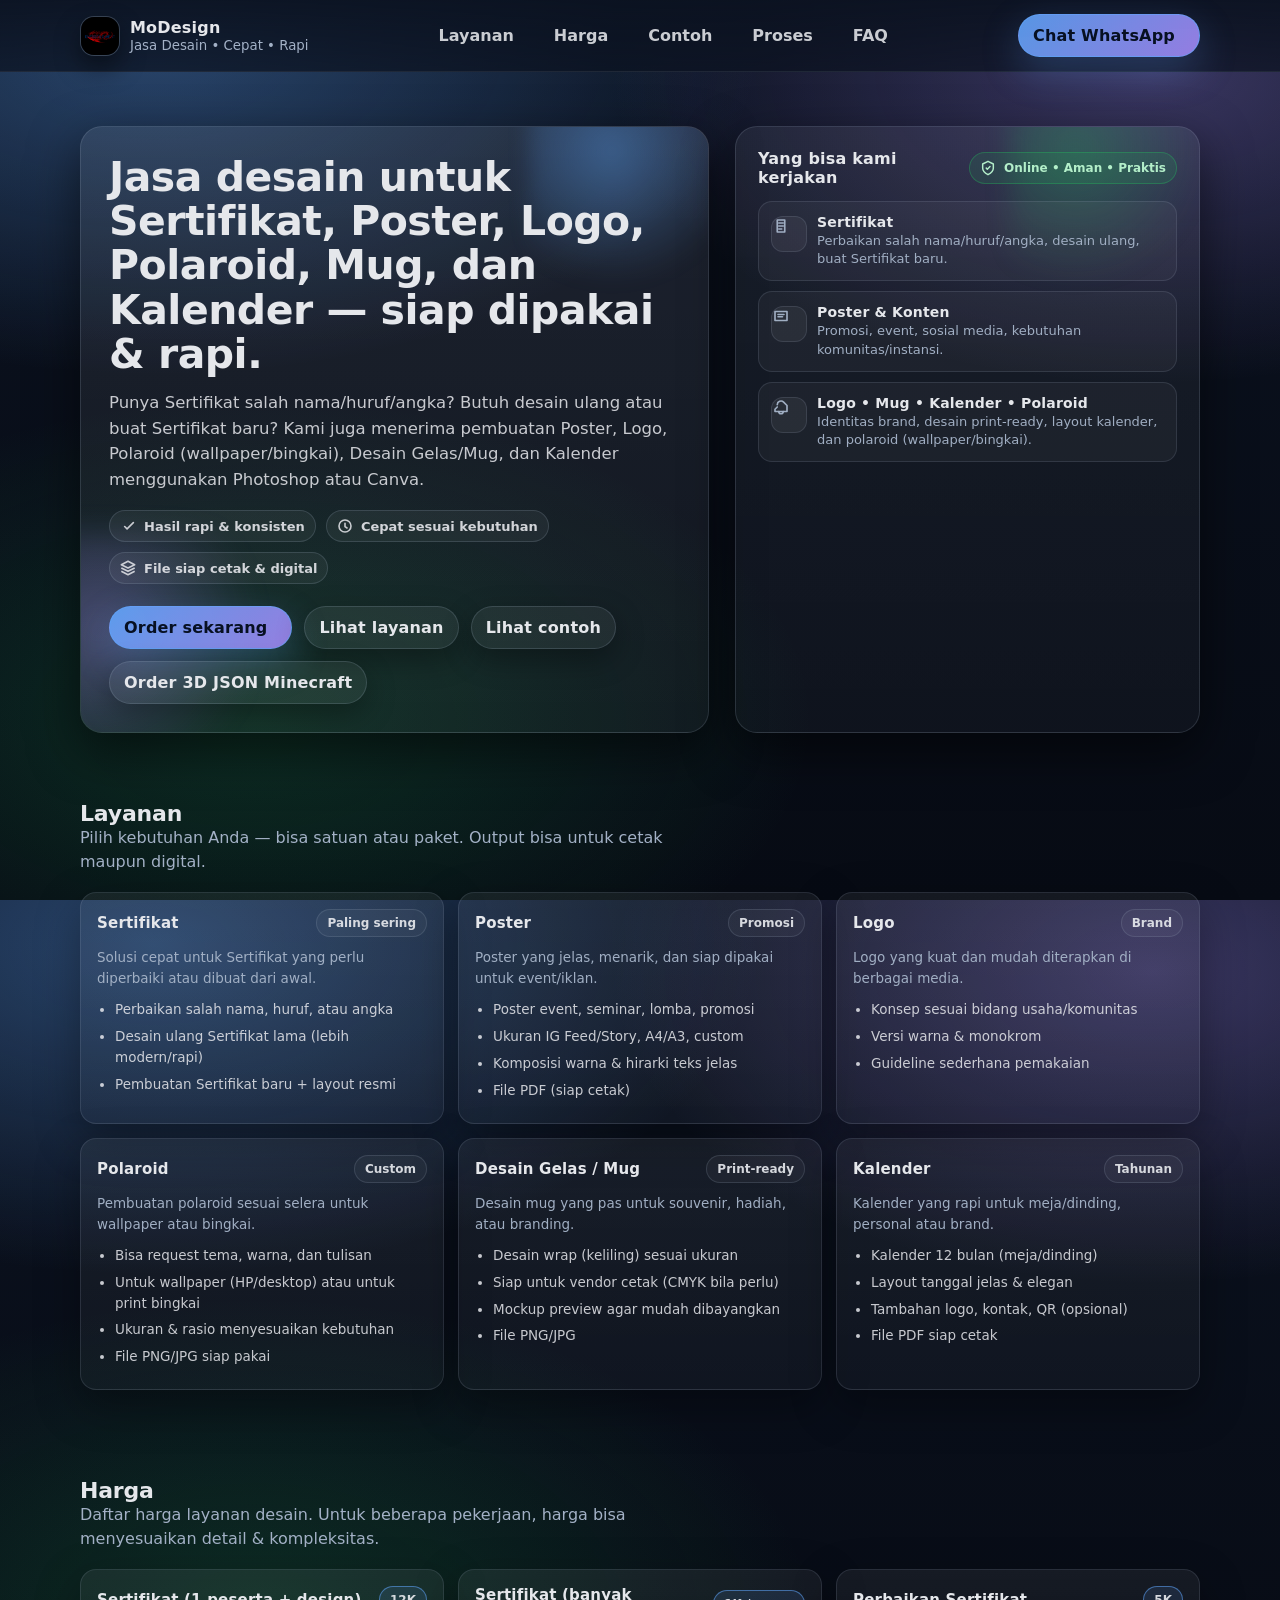
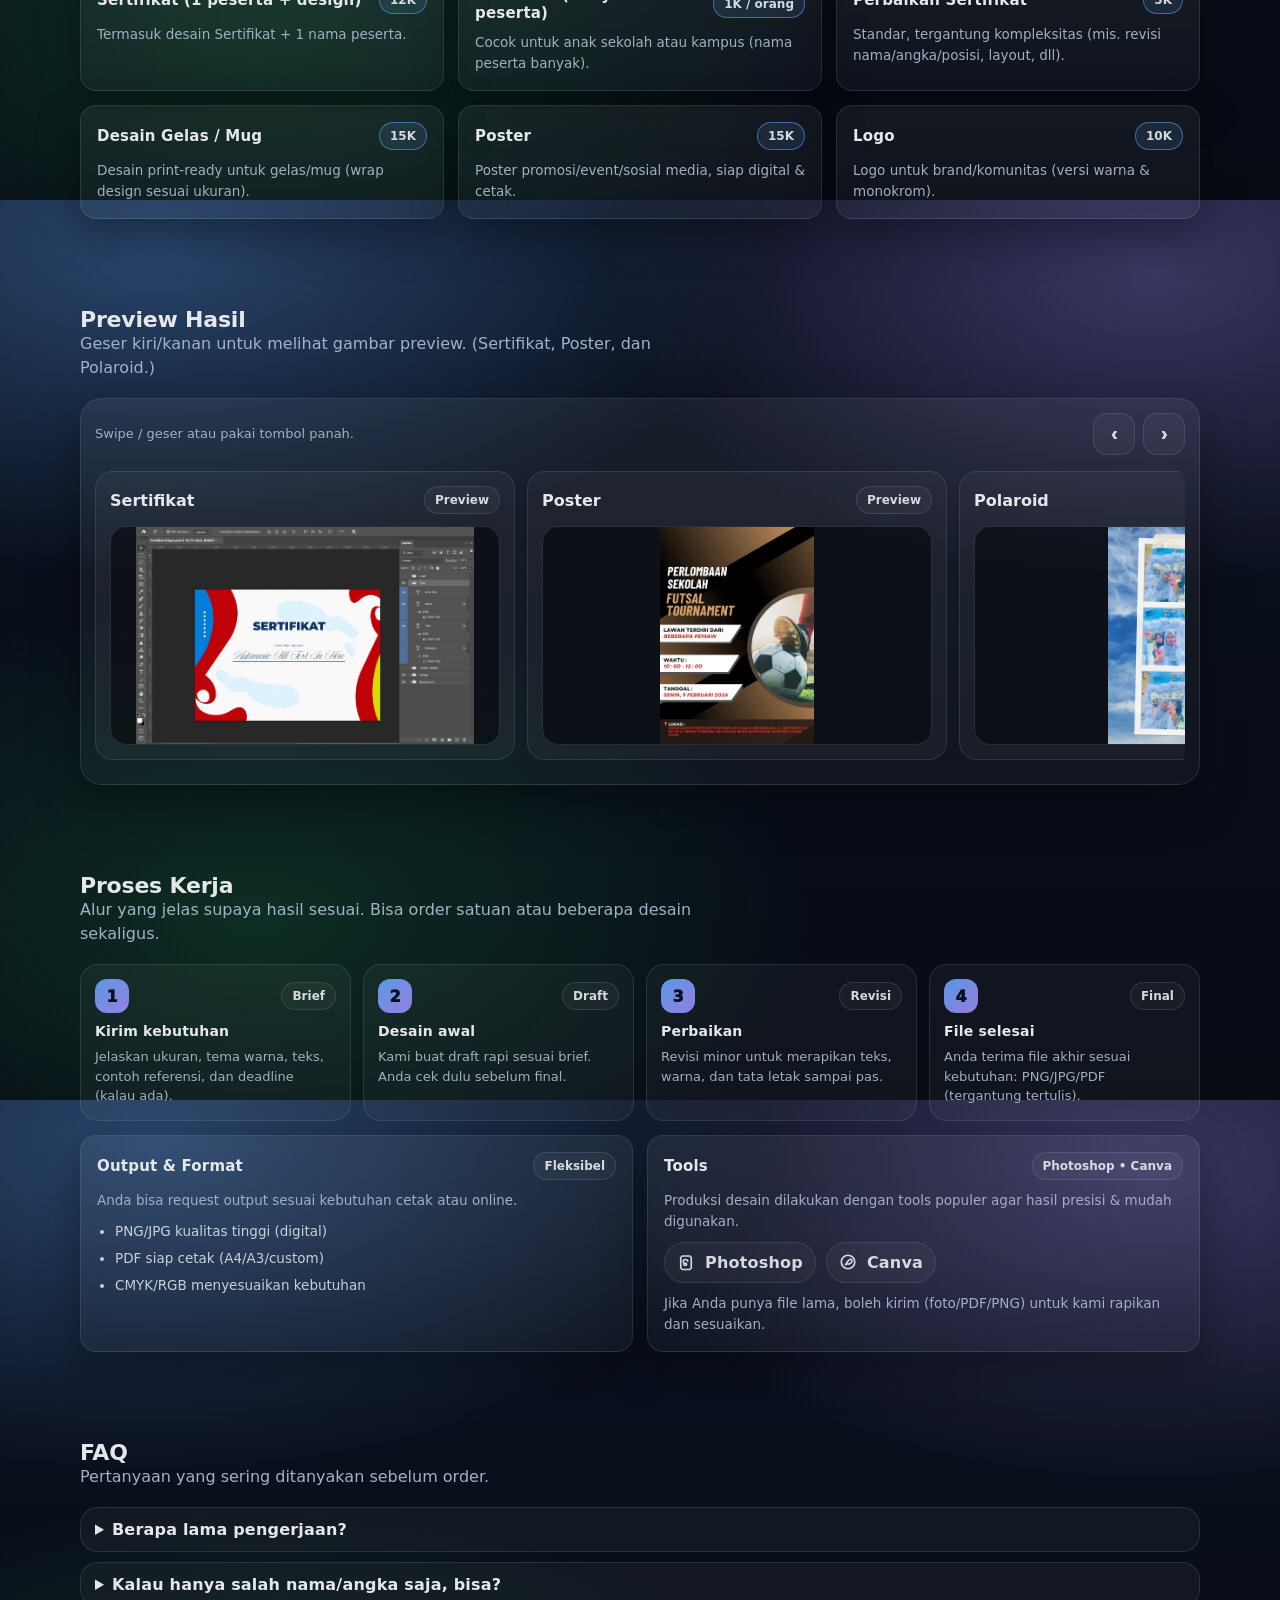
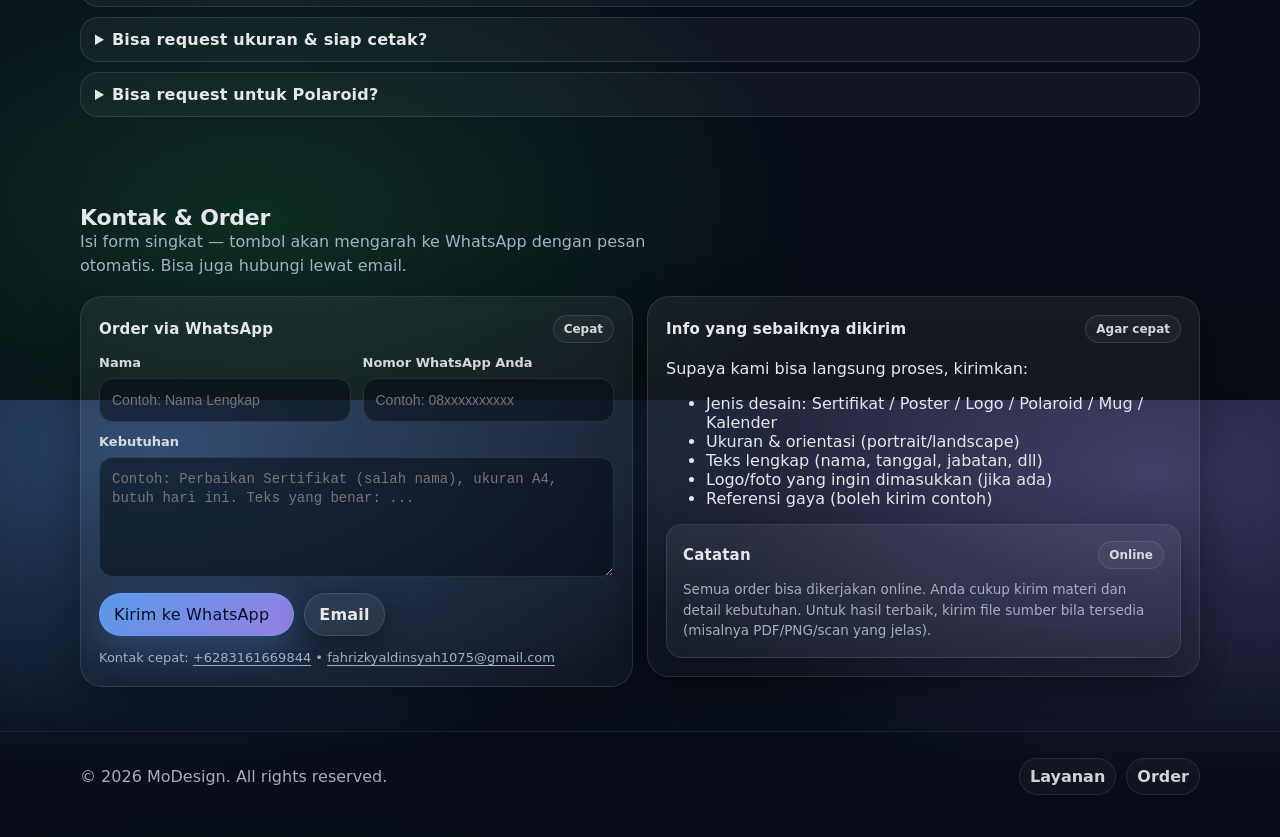
<file: index.html>
<!doctype html>
<html lang="id">
  <head>
    <meta charset="utf-8" />
    <meta name="viewport" content="width=device-width, initial-scale=1" />
    <meta
      name="description"
      content="MoDesign menyediakan jasa desain: Sertifikat (perbaikan salah nama/huruf/angka, desain ulang, pembuatan baru), Poster, Logo, Polaroid, Desain Gelas/Mug, dan Kalender dengan Photoshop atau Canva."
    />
    <meta name="theme-color" content="#0b1220" />

    <meta property="og:type" content="website" />
    <meta property="og:title" content="MoDesign — Jasa Desain Sertifikat, Poster, Logo, Polaroid, Mug & Kalender" />
    <meta
      property="og:description"
      content="Butuh desain rapi dan siap pakai? Sertifikat (perbaikan salah nama/huruf/angka, desain ulang, pembuatan baru), Poster, Logo, Polaroid, Desain Gelas/Mug, dan Kalender."
    />

    <title>MoDesign — Jasa Desain Sertifikat, Poster, Logo, Polaroid, Mug & Kalender</title>
    <link rel="icon" href="favicon.svg" type="image/svg+xml" />
    <link rel="stylesheet" href="styles.css" />
    <script src="main.js" defer></script>
  </head>

  <body>
    <a class="skip" href="#kontak">Lewati ke kontak</a>

    <header>
      <div class="container">
        <div class="nav">
          <a class="brand" href="#top" aria-label="MoDesign">
            <img
              class="brandLogo"
              src="embed/mogaps-logo.png"
              onerror="this.onerror=null;this.src='embed/mogaps-logo.jpg';"
              alt="Logo MoDesign"
              width="40"
              height="40"
              decoding="async"
            />
            <span>
              <b>MoDesign</b>
              <small>Jasa Desain • Cepat • Rapi</small>
            </span>
          </a>

          <nav class="navlinks" aria-label="Navigasi">
            <a href="#layanan">Layanan</a>
            <a href="#harga">Harga</a>
            <a href="#portofolio">Contoh</a>
            <a href="#proses">Proses</a>
            <a href="#faq">FAQ</a>
          </nav>

          <a class="cta primary" id="waTop" href="#kontak">
            <span aria-hidden="true">Chat WhatsApp</span>
            <svg viewBox="0 0 24 24" fill="none" aria-hidden="true">
              <path
                d="M12 21a9 9 0 1 0-7.8-4.5L3 21l4.7-1.2A8.97 8.97 0 0 0 12 21Z"
                stroke="currentColor"
                stroke-width="2"
                stroke-linejoin="round"
              />
              <path
                d="M9.2 8.6c.3-.7.5-.7.9-.7h.7c.2 0 .5.1.6.4l.7 1.7c.1.3.1.6 0 .8l-.4.6c-.2.2-.1.5.1.7.7.9 1.7 1.7 2.7 2.2.3.1.6.1.8-.1l.6-.4c.2-.1.5-.1.7 0l1.7.7c.3.1.4.4.4.6v.7c0 .4 0 .6-.7.9-.6.3-2 .6-4.7-.5-2.6-1.1-4.5-3.9-4.9-4.7-.4-.8-.5-3 .5-4.4Z"
                fill="currentColor"
              />
            </svg>
          </a>
        </div>
      </div>
    </header>

    <main id="top">
      <div class="container hero">
        <div class="heroGrid">
          <div class="heroCard">
            <h1>Jasa desain untuk Sertifikat, Poster, Logo, Polaroid, Mug, dan Kalender — siap dipakai & rapi.</h1>
            <p>
              Punya Sertifikat salah nama/huruf/angka? Butuh desain ulang atau buat Sertifikat baru? Kami juga menerima
              pembuatan Poster, Logo, Polaroid (wallpaper/bingkai), Desain Gelas/Mug, dan Kalender menggunakan Photoshop atau Canva.
            </p>

            <div class="pillRow" aria-label="Keunggulan">
              <span class="pill">
                <svg viewBox="0 0 24 24" fill="none" aria-hidden="true">
                  <path
                    d="M20 7 10.6 16.4 7 12.8"
                    stroke="currentColor"
                    stroke-width="2.4"
                    stroke-linecap="round"
                    stroke-linejoin="round"
                  />
                </svg>
                Hasil rapi & konsisten
              </span>
              <span class="pill">
                <svg viewBox="0 0 24 24" fill="none" aria-hidden="true">
                  <path
                    d="M12 8v5l3 2"
                    stroke="currentColor"
                    stroke-width="2.4"
                    stroke-linecap="round"
                    stroke-linejoin="round"
                  />
                  <path
                    d="M21 12a9 9 0 1 1-18 0 9 9 0 0 1 18 0Z"
                    stroke="currentColor"
                    stroke-width="2.4"
                  />
                </svg>
                Cepat sesuai kebutuhan
              </span>
              <span class="pill">
                <svg viewBox="0 0 24 24" fill="none" aria-hidden="true">
                  <path
                    d="M12 2 2 7l10 5 10-5-10-5Z"
                    stroke="currentColor"
                    stroke-width="2.4"
                    stroke-linejoin="round"
                  />
                  <path
                    d="M2 17l10 5 10-5"
                    stroke="currentColor"
                    stroke-width="2.4"
                    stroke-linejoin="round"
                  />
                  <path
                    d="M2 12l10 5 10-5"
                    stroke="currentColor"
                    stroke-width="2.4"
                    stroke-linejoin="round"
                  />
                </svg>
                File siap cetak & digital
              </span>
            </div>

            <div class="heroActions">
              <a class="cta primary" href="#kontak" id="heroCta">
                Order sekarang
                <svg viewBox="0 0 24 24" fill="none" aria-hidden="true">
                  <path d="M7 17 17 7" stroke="currentColor" stroke-width="2.2" stroke-linecap="round" />
                  <path
                    d="M9 7h8v8"
                    stroke="currentColor"
                    stroke-width="2.2"
                    stroke-linecap="round"
                    stroke-linejoin="round"
                  />
                </svg>
              </a>
              <a class="cta" href="#layanan">Lihat layanan</a>
              <a class="cta" href="#portofolio">Lihat contoh</a>
              <a class="cta" href="minecraft.html">Order 3D JSON Minecraft</a>
            </div>
          </div>

          <aside class="heroSide" aria-label="Ringkasan layanan">
            <div class="sideTitle">
              <h3>Yang bisa kami kerjakan</h3>
              <span class="badge">
                <svg viewBox="0 0 24 24" fill="none" aria-hidden="true">
                  <path
                    d="M12 22s8-4 8-10V6l-8-4-8 4v6c0 6 8 10 8 10Z"
                    stroke="currentColor"
                    stroke-width="2.2"
                    stroke-linejoin="round"
                  />
                  <path
                    d="M9.4 12.2 11 13.8 15 9.8"
                    stroke="currentColor"
                    stroke-width="2.2"
                    stroke-linecap="round"
                    stroke-linejoin="round"
                  />
                </svg>
                Online • Aman • Praktis
              </span>
            </div>

            <ul class="quickList">
              <li>
                <span class="icon" aria-hidden="true">
                  <svg viewBox="0 0 24 24" fill="none">
                    <path d="M7 4h10v16H7V4Z" stroke="currentColor" stroke-width="2.2" stroke-linejoin="round" />
                    <path
                      d="M9 8h6M9 12h6M9 16h4"
                      stroke="currentColor"
                      stroke-width="2.2"
                      stroke-linecap="round"
                    />
                  </svg>
                </span>
                <div>
                  <b>Sertifikat</b>
                  <span>Perbaikan salah nama/huruf/angka, desain ulang, buat Sertifikat baru.</span>
                </div>
              </li>
              <li>
                <span class="icon" aria-hidden="true">
                  <svg viewBox="0 0 24 24" fill="none">
                    <path d="M4 6h16v12H4V6Z" stroke="currentColor" stroke-width="2.2" stroke-linejoin="round" />
                    <path
                      d="M8 10h8M8 13h6"
                      stroke="currentColor"
                      stroke-width="2.2"
                      stroke-linecap="round"
                    />
                  </svg>
                </span>
                <div>
                  <b>Poster & Konten</b>
                  <span>Promosi, event, sosial media, kebutuhan komunitas/instansi.</span>
                </div>
              </li>
              <li>
                <span class="icon" aria-hidden="true">
                  <svg viewBox="0 0 24 24" fill="none">
                    <path
                      d="M7 9a5 5 0 0 1 8.5-3.5L20 10v8H4v-3l3-3"
                      stroke="currentColor"
                      stroke-width="2.2"
                      stroke-linecap="round"
                      stroke-linejoin="round"
                    />
                    <path
                      d="M9 18a3 3 0 1 0 6 0"
                      stroke="currentColor"
                      stroke-width="2.2"
                      stroke-linecap="round"
                      stroke-linejoin="round"
                    />
                  </svg>
                </span>
                <div>
                  <b>Logo • Mug • Kalender • Polaroid</b>
                  <span>Identitas brand, desain print-ready, layout kalender, dan polaroid (wallpaper/bingkai).</span>
                </div>
              </li>
            </ul>
          </aside>
        </div>
      </div>

      <section id="layanan">
        <div class="container">
          <div class="sectionTitle">
            <div>
              <h2>Layanan</h2>
              <p>Pilih kebutuhan Anda — bisa satuan atau paket. Output bisa untuk cetak maupun digital.</p>
            </div>
          </div>

          <div class="grid cols3">
            <article class="card">
              <div class="cardHeader">
                <b>Sertifikat</b>
                <span class="tag">Paling sering</span>
              </div>
              <p>Solusi cepat untuk Sertifikat yang perlu diperbaiki atau dibuat dari awal.</p>
              <ul>
                <li>Perbaikan salah nama, huruf, atau angka</li>
                <li>Desain ulang Sertifikat lama (lebih modern/rapi)</li>
                <li>Pembuatan Sertifikat baru + layout resmi</li>
              </ul>
            </article>

            <article class="card">
              <div class="cardHeader">
                <b>Poster</b>
                <span class="tag">Promosi</span>
              </div>
              <p>Poster yang jelas, menarik, dan siap dipakai untuk event/iklan.</p>
              <ul>
                <li>Poster event, seminar, lomba, promosi</li>
                <li>Ukuran IG Feed/Story, A4/A3, custom</li>
                <li>Komposisi warna & hirarki teks jelas</li>
                <li>File PDF (siap cetak)</li>
              </ul>
            </article>

            <article class="card">
              <div class="cardHeader">
                <b>Logo</b>
                <span class="tag">Brand</span>
              </div>
              <p>Logo yang kuat dan mudah diterapkan di berbagai media.</p>
              <ul>
                <li>Konsep sesuai bidang usaha/komunitas</li>
                <li>Versi warna & monokrom</li>
                <li>Guideline sederhana pemakaian</li>
              </ul>
            </article>

            <article class="card">
              <div class="cardHeader">
                <b>Polaroid</b>
                <span class="tag">Custom</span>
              </div>
              <p>Pembuatan polaroid sesuai selera untuk wallpaper atau bingkai.</p>
              <ul>
                <li>Bisa request tema, warna, dan tulisan</li>
                <li>Untuk wallpaper (HP/desktop) atau untuk print bingkai</li>
                <li>Ukuran & rasio menyesuaikan kebutuhan</li>
                <li>File PNG/JPG siap pakai</li>
              </ul>
            </article>

            <article class="card">
              <div class="cardHeader">
                <b>Desain Gelas / Mug</b>
                <span class="tag">Print-ready</span>
              </div>
              <p>Desain mug yang pas untuk souvenir, hadiah, atau branding.</p>
              <ul>
                <li>Desain wrap (keliling) sesuai ukuran</li>
                <li>Siap untuk vendor cetak (CMYK bila perlu)</li>
                <li>Mockup preview agar mudah dibayangkan</li>
                <li>File PNG/JPG</li>
              </ul>
            </article>

            <article class="card">
              <div class="cardHeader">
                <b>Kalender</b>
                <span class="tag">Tahunan</span>
              </div>
              <p>Kalender yang rapi untuk meja/dinding, personal atau brand.</p>
              <ul>
                <li>Kalender 12 bulan (meja/dinding)</li>
                <li>Layout tanggal jelas & elegan</li>
                <li>Tambahan logo, kontak, QR (opsional)</li>
                <li>File PDF siap cetak</li>
              </ul>
            </article>

          </div>
        </div>
      </section>

      <section id="harga">
        <div class="container">
          <div class="sectionTitle">
            <div>
              <h2>Harga</h2>
              <p>Daftar harga layanan desain. Untuk beberapa pekerjaan, harga bisa menyesuaikan detail & kompleksitas.</p>
            </div>
          </div>

          <div class="grid cols3" aria-label="Daftar harga">
            <article class="card">
              <div class="cardHeader">
                <b>Sertifikat (1 peserta + design)</b>
                <span class="tag price">12K</span>
              </div>
              <p>Termasuk desain Sertifikat + 1 nama peserta.</p>
            </article>

            <article class="card">
              <div class="cardHeader">
                <b>Sertifikat (banyak peserta)</b>
                <span class="tag price">1K / orang</span>
              </div>
              <p>Cocok untuk anak sekolah atau kampus (nama peserta banyak).</p>
            </article>

            <article class="card">
              <div class="cardHeader">
                <b>Perbaikan Sertifikat</b>
                <span class="tag price">5K</span>
              </div>
              <p>Standar, tergantung kompleksitas (mis. revisi nama/angka/posisi, layout, dll).</p>
            </article>

            <article class="card">
              <div class="cardHeader">
                <b>Desain Gelas / Mug</b>
                <span class="tag price">15K</span>
              </div>
              <p>Desain print-ready untuk gelas/mug (wrap design sesuai ukuran).</p>
            </article>

            <article class="card">
              <div class="cardHeader">
                <b>Poster</b>
                <span class="tag price">15K</span>
              </div>
              <p>Poster promosi/event/sosial media, siap digital & cetak.</p>
            </article>

            <article class="card">
              <div class="cardHeader">
                <b>Logo</b>
                <span class="tag price">10K</span>
              </div>
              <p>Logo untuk brand/komunitas (versi warna & monokrom).</p>
            </article>
          </div>
        </div>
      </section>

      <section id="portofolio">
        <div class="container">
          <div class="sectionTitle">
            <div>
              <h2>Preview Hasil</h2>
              <p>Geser kiri/kanan untuk melihat gambar preview. (Sertifikat, Poster, dan Polaroid.)</p>
            </div>
          </div>

          <div class="carousel" data-carousel aria-label="Preview hasil desain (slider)">
            <div class="carouselTop">
              <div class="carouselHint">Swipe / geser atau pakai tombol panah.</div>
              <div class="carouselBtns" aria-label="Kontrol slider">
                <button class="carouselBtn" type="button" data-carousel-btn="prev" aria-label="Geser ke kiri">‹</button>
                <button class="carouselBtn" type="button" data-carousel-btn="next" aria-label="Geser ke kanan">›</button>
              </div>
            </div>

            <div class="carouselTrack" data-carousel-track tabindex="0" aria-label="Daftar preview">
              <article class="previewCard">
                <div class="previewHead">
                  <b>Sertifikat</b>
                  <span class="tag">Preview</span>
                </div>
                <div class="previewFrame">
                  <img
                    class="previewImg contain"
                    src="embed/sertifikat.png"
                    alt="Preview Sertifikat"
                    loading="lazy"
                    decoding="async"
                  />
                </div>
              </article>

              <article class="previewCard">
                <div class="previewHead">
                  <b>Poster</b>
                  <span class="tag">Preview</span>
                </div>
                <div class="previewFrame">
                  <img
                    class="previewImg contain"
                    src="embed/poster.png"
                    alt="Preview Poster"
                    loading="lazy"
                    decoding="async"
                    onerror="this.hidden=true; this.nextElementSibling.hidden=false;"
                  />
                  <div class="previewPlaceholder" hidden></div>
                </div>
              </article>

              <article class="previewCard">
                <div class="previewHead">
                  <b>Polaroid</b>
                  <span class="tag">Preview</span>
                </div>
                <div class="previewFrame">
                  <img
                    class="previewImg contain"
                    src="embed/polaroid.png"
                    alt="Preview Polaroid"
                    loading="lazy"
                    decoding="async"
                    onerror="this.hidden=true; this.nextElementSibling.hidden=false;"
                  />
                  <div class="previewPlaceholder" hidden></div>
                </div>
              </article>
            </div>
          </div>
        </div>
      </section>

      <section id="proses">
        <div class="container">
          <div class="sectionTitle">
            <div>
              <h2>Proses Kerja</h2>
              <p>Alur yang jelas supaya hasil sesuai. Bisa order satuan atau beberapa desain sekaligus.</p>
            </div>
          </div>

          <div class="process" aria-label="Langkah kerja">
            <div class="step">
              <div class="stepTop">
                <div class="num">1</div>
                <span class="tag">Brief</span>
              </div>
              <h3>Kirim kebutuhan</h3>
              <p>Jelaskan ukuran, tema warna, teks, contoh referensi, dan deadline (kalau ada).</p>
            </div>
            <div class="step">
              <div class="stepTop">
                <div class="num">2</div>
                <span class="tag">Draft</span>
              </div>
              <h3>Desain awal</h3>
              <p>Kami buat draft rapi sesuai brief. Anda cek dulu sebelum final.</p>
            </div>
            <div class="step">
              <div class="stepTop">
                <div class="num">3</div>
                <span class="tag">Revisi</span>
              </div>
              <h3>Perbaikan</h3>
              <p>Revisi minor untuk merapikan teks, warna, dan tata letak sampai pas.</p>
            </div>
            <div class="step">
              <div class="stepTop">
                <div class="num">4</div>
                <span class="tag">Final</span>
              </div>
              <h3>File selesai</h3>
              <p>Anda terima file akhir sesuai kebutuhan: PNG/JPG/PDF (tergantung tertulis).</p>
            </div>
          </div>

          <div class="split" style="margin-top: 14px">
            <div class="card">
              <div class="cardHeader">
                <b>Output & Format</b>
                <span class="tag">Fleksibel</span>
              </div>
              <p>Anda bisa request output sesuai kebutuhan cetak atau online.</p>
              <ul>
                <li>PNG/JPG kualitas tinggi (digital)</li>
                <li>PDF siap cetak (A4/A3/custom)</li>
                <li>CMYK/RGB menyesuaikan kebutuhan</li>
              </ul>
            </div>

            <div class="card">
              <div class="cardHeader">
                <b>Tools</b>
                <span class="tag">Photoshop • Canva</span>
              </div>
              <p>Produksi desain dilakukan dengan tools populer agar hasil presisi & mudah digunakan.</p>
              <div class="toolsRow" aria-label="Tools yang digunakan">
                <span class="toolChip">
                  <svg viewBox="0 0 24 24" fill="none" aria-hidden="true">
                    <path
                      d="M7 4h10l2 2v14l-2 2H7l-2-2V6l2-2Z"
                      stroke="currentColor"
                      stroke-width="2.2"
                      stroke-linejoin="round"
                    />
                    <path
                      d="M9 15c.2.8.9 1.5 2 1.5 1.2 0 1.9-.6 1.9-1.4 0-.7-.5-1.1-1.6-1.3l-.7-.1c-1.6-.3-2.3-1.2-2.3-2.4 0-1.5 1.2-2.6 3-2.6 1.7 0 2.8.9 3 2.2"
                      stroke="currentColor"
                      stroke-width="2.2"
                      stroke-linecap="round"
                    />
                  </svg>
                  Photoshop
                </span>
                <span class="toolChip">
                  <svg viewBox="0 0 24 24" fill="none" aria-hidden="true">
                    <path d="M12 3c4.7 0 9 3.6 9 9s-4.3 9-9 9-9-3.6-9-9 4.3-9 9-9Z" stroke="currentColor" stroke-width="2.2" />
                    <path
                      d="M8.7 15.7c2.4-3 3.9-7.6 6.6-7.4 1.7.1 2.4 2 1.7 3.5-.9 2-3.5 3.1-5.5 2.9"
                      stroke="currentColor"
                      stroke-width="2.2"
                      stroke-linecap="round"
                      stroke-linejoin="round"
                    />
                  </svg>
                  Canva
                </span>
              </div>
              <p class="mini">Jika Anda punya file lama, boleh kirim (foto/PDF/PNG) untuk kami rapikan dan sesuaikan.</p>
            </div>
          </div>
        </div>
      </section>

      <section id="faq">
        <div class="container">
          <div class="sectionTitle">
            <div>
              <h2>FAQ</h2>
              <p>Pertanyaan yang sering ditanyakan sebelum order.</p>
            </div>
          </div>

          <details>
            <summary>Berapa lama pengerjaan?</summary>
            <p>
              Tergantung tingkat kesulitan dan antrian. Untuk revisi kecil seperti salah nama/huruf/angka biasanya lebih cepat
              daripada pembuatan desain dari nol. Info deadline silahkan bicarakan di chat supaya bisa kami sesuaikan.
            </p>
          </details>
          <details>
            <summary>Kalau hanya salah nama/angka saja, bisa?</summary>
            <p>
              Bisa. Kirim file/hasil scan/foto Sertifikat, lalu sebutkan bagian yang salah dan perbaikannya. Kami rapikan agar
              tetap presisi dan konsisten dengan desain asli. Semakin Kompleks latar belakang teks nya, maka semakin lama pengerjaannya.
            </p>
          </details>
          <details>
            <summary>Bisa request ukuran & siap cetak?</summary>
            <p>
              Bisa. Sebutkan ukuran (A4/A3/IG/story/custom) dan kebutuhan cetaknya. Kami siapkan output PDF siap cetak dan versi
              gambar untuk online bila diperlukan.
            </p>
          </details>
          <details>
            <summary>Bisa request untuk Polaroid?</summary>
            <p>Bisa. Kamu bisa request polaroid sesuai selera (tema, warna, tulisan) untuk wallpaper atau untuk print bingkai.</p>
          </details>
        </div>
      </section>

      <section id="kontak">
        <div class="container">
          <div class="sectionTitle">
            <div>
              <h2>Kontak & Order</h2>
              <p>Isi form singkat — tombol akan mengarah ke WhatsApp dengan pesan otomatis. Bisa juga hubungi lewat email.</p>
            </div>
          </div>

          <div class="contactGrid">
            <div class="contactCard">
              <div class="cardHeader">
                <b>Order via WhatsApp</b>
                <span class="tag">Cepat</span>
              </div>

              <form id="orderForm">
                <div class="fieldRow">
                  <div>
                    <label for="name">Nama</label>
                    <input id="name" name="name" autocomplete="name" placeholder="Contoh: Nama Lengkap" required />
                  </div>
                  <div>
                    <label for="phone">Nomor WhatsApp Anda</label>
                    <input
                      id="phone"
                      name="phone"
                      inputmode="tel"
                      autocomplete="tel"
                      placeholder="Contoh: 08xxxxxxxxxx"
                      required
                    />
                  </div>
                </div>

                <div style="margin-top: 12px">
                  <label for="need">Kebutuhan</label>
                  <textarea
                    id="need"
                    name="need"
                    placeholder="Contoh: Perbaikan Sertifikat (salah nama), ukuran A4, butuh hari ini. Teks yang benar: ..."
                    required
                  ></textarea>
                </div>

                <div class="contactActions">
                  <button class="cta primary" type="submit">
                    Kirim ke WhatsApp
                    <svg viewBox="0 0 24 24" fill="none" aria-hidden="true">
                      <path d="M7 17 17 7" stroke="currentColor" stroke-width="2.2" stroke-linecap="round" />
                      <path
                        d="M9 7h8v8"
                        stroke="currentColor"
                        stroke-width="2.2"
                        stroke-linecap="round"
                        stroke-linejoin="round"
                      />
                    </svg>
                  </button>
                  <a class="cta" href="mailto:fahrizkyaldinsyah1075@gmail.com?subject=Order%20Desain%20MoDesign">Email</a>
                </div>
              </form>

              <p class="mini">
                Kontak cepat:
                <a
                  id="waRaw"
                  href="https://wa.me/6283161669844"
                  target="_blank"
                  rel="noopener noreferrer"
                  style="text-decoration: underline; text-underline-offset: 3px"
                  >+6283161669844</a
                >
                •
                <a href="mailto:fahrizkyaldinsyah1075@gmail.com" style="text-decoration: underline; text-underline-offset: 3px"
                  >fahrizkyaldinsyah1075@gmail.com</a
                >
              </p>
            </div>

            <div class="contactCard">
              <div class="cardHeader">
                <b>Info yang sebaiknya dikirim</b>
                <span class="tag">Agar cepat</span>
              </div>
              <p>Supaya kami bisa langsung proses, kirimkan:</p>
              <ul>
                <li>Jenis desain: Sertifikat / Poster / Logo / Polaroid / Mug / Kalender</li>
                <li>Ukuran & orientasi (portrait/landscape)</li>
                <li>Teks lengkap (nama, tanggal, jabatan, dll)</li>
                <li>Logo/foto yang ingin dimasukkan (jika ada)</li>
                <li>Referensi gaya (boleh kirim contoh)</li>
              </ul>

              <div class="card" style="margin-top: 14px">
                <div class="cardHeader">
                  <b>Catatan</b>
                  <span class="tag">Online</span>
                </div>
                <p>
                  Semua order bisa dikerjakan online. Anda cukup kirim materi dan detail kebutuhan. Untuk hasil terbaik, kirim
                  file sumber bila tersedia (misalnya PDF/PNG/scan yang jelas).
                </p>
              </div>
            </div>
          </div>
        </div>
      </section>
    </main>

    <a class="cta toTop" id="toTop" href="#top" aria-label="Kembali ke atas">↑ Atas</a>

    <footer>
      <div class="container">
        <div class="foot">
          <div>© <span id="year"></span> MoDesign. All rights reserved.</div>
          <div style="display: flex; gap: 10px; flex-wrap: wrap">
            <a href="#layanan">Layanan</a>
            <a href="#kontak">Order</a>
          </div>
        </div>
      </div>
    </footer>

    <script type="application/ld+json">
      {
        "@context": "https://schema.org",
        "@type": "ProfessionalService",
        "name": "MoDesign",
        "areaServed": "Indonesia",
        "email": "fahrizkyaldinsyah1075@gmail.com",
        "sameAs": [],
        "serviceType": [
          "Desain Sertifikat",
          "Desain Poster",
          "Desain Logo",
          "Desain Polaroid",
          "Desain Mug",
          "Desain Kalender"
        ]
      }
    </script>
  </body>
</html>
</file>
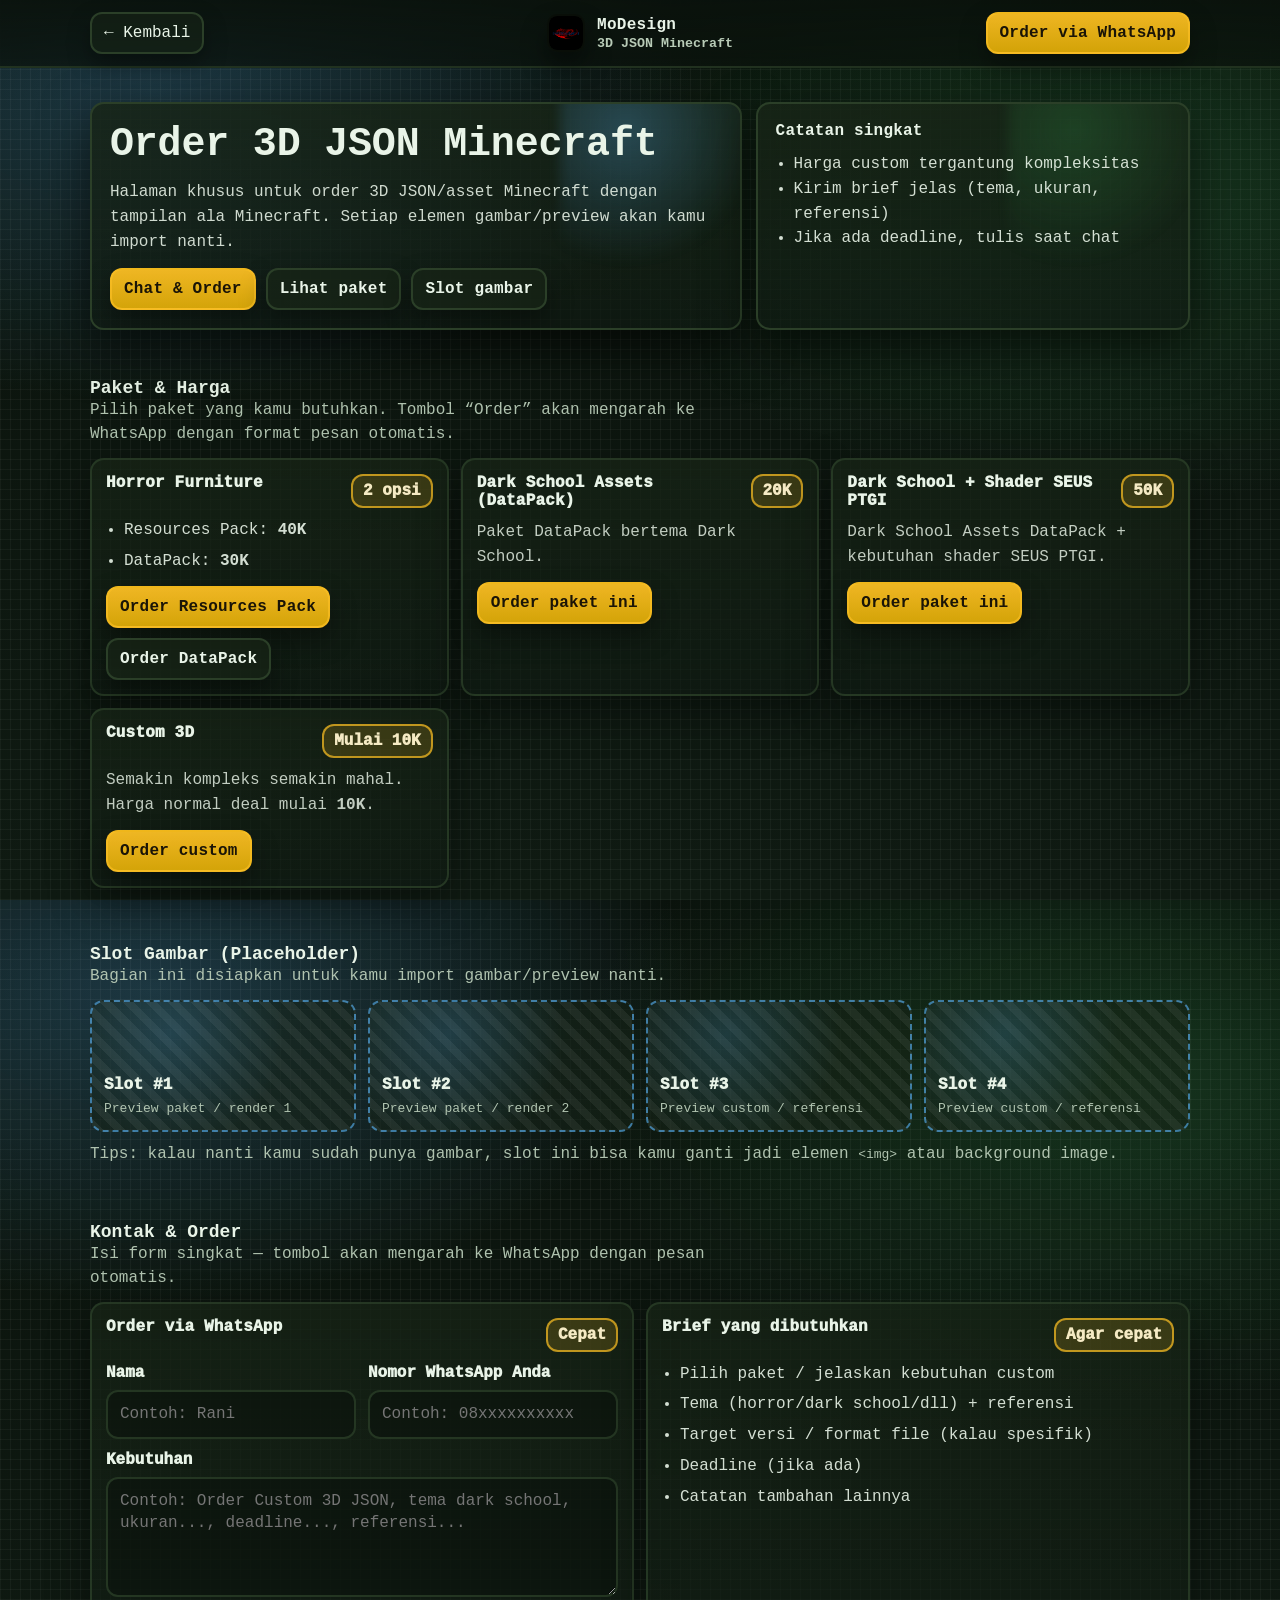
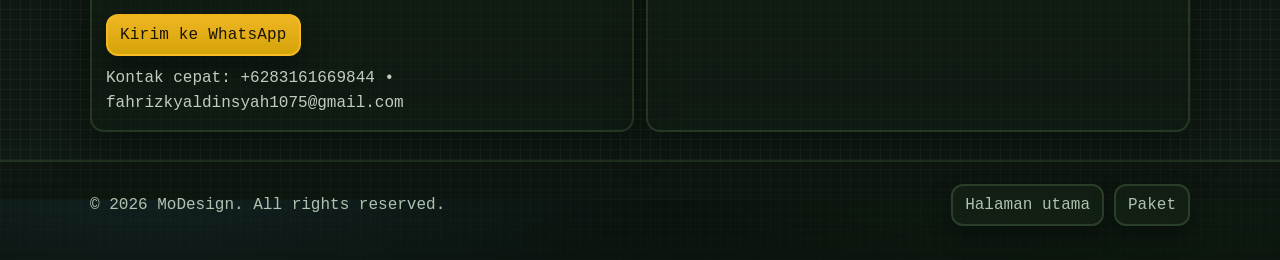
<file: minecraft.html>
<!doctype html>
<html lang="id">
  <head>
    <meta charset="utf-8" />
    <meta name="viewport" content="width=device-width, initial-scale=1" />
    <meta name="theme-color" content="#0f1a12" />
    <meta
      name="description"
      content="Halaman order 3D JSON Minecraft (ala Minecraft). Paket Resources Pack, Datapack, Shader, dan Custom 3D."
    />
    <title>MoDesign — Order 3D JSON Minecraft</title>

    <link rel="icon" href="favicon.svg" type="image/svg+xml" />
    <link rel="stylesheet" href="minecraft.css" />
    <script src="main.js" defer></script>
  </head>

  <body
    data-wa-intro="Halo {brand}, saya mau order 3D JSON Minecraft."
    data-wa-default="Halo {brand}, saya mau order 3D JSON Minecraft.\n\n- Paket/Produk:\n- Deadline:\n- Catatan:"
  >
    <a class="mc-skip" href="#paket">Lewati ke paket</a>

    <header class="mc-header">
      <div class="mc-container">
        <div class="mc-nav">
          <a class="mc-back" href="index.html" aria-label="Kembali ke halaman utama">← Kembali</a>

          <a class="brand mc-brand" href="index.html" aria-label="MoDesign">
            <img
              class="mc-logoImg"
              src="embed/mogaps-logo.png"
              onerror="this.onerror=null;this.src='embed/mogaps-logo.jpg';"
              alt="Logo MoDesign"
              width="38"
              height="38"
              decoding="async"
            />
            <span>
              <b>MoDesign</b>
              <small>3D JSON Minecraft</small>
            </span>
          </a>

          <a class="mc-btn primary" id="waTop" href="#kontak">Order via WhatsApp</a>
        </div>
      </div>
    </header>

    <main>
      <section class="mc-hero">
        <div class="mc-container">
          <div class="mc-heroGrid">
            <div class="mc-heroCard">
              <h1>Order 3D JSON Minecraft</h1>
              <p>
                Halaman khusus untuk order 3D JSON/asset Minecraft dengan tampilan ala Minecraft. Setiap elemen gambar/preview
                akan kamu import nanti.
              </p>
              <div class="mc-actions">
                <a class="mc-btn primary" id="heroCta" href="#kontak">Chat & Order</a>
                <a class="mc-btn" href="#paket">Lihat paket</a>
                <a class="mc-btn" href="#slot">Slot gambar</a>
              </div>
            </div>

            <div class="mc-heroCard small">
              <h2>Catatan singkat</h2>
              <ul>
                <li>Harga custom tergantung kompleksitas</li>
                <li>Kirim brief jelas (tema, ukuran, referensi)</li>
                <li>Jika ada deadline, tulis saat chat</li>
              </ul>
            </div>
          </div>
        </div>
      </section>

      <section class="mc-section" id="paket">
        <div class="mc-container">
          <div class="mc-titleRow">
            <div>
              <h2>Paket & Harga</h2>
              <p>Pilih paket yang kamu butuhkan. Tombol “Order” akan mengarah ke WhatsApp dengan format pesan otomatis.</p>
            </div>
          </div>

          <div class="mc-grid" aria-label="Daftar paket Minecraft">
            <article class="mc-card">
              <div class="mc-cardHead">
                <b>Horror Furniture</b>
                <span class="mc-price">2 opsi</span>
              </div>
              <ul class="mc-list">
                <li>Resources Pack: <b>40K</b></li>
                <li>DataPack: <b>30K</b></li>
              </ul>
              <div class="mc-orderRow">
                <a
                  class="mc-btn primary"
                  href="#"
                  data-wa-text="Halo {brand}, saya mau order:\n- Produk: Horror Furniture (Resources Pack)\n- Harga: 40K\n\nCatatan:"
                  >Order Resources Pack</a
                >
                <a
                  class="mc-btn"
                  href="#"
                  data-wa-text="Halo {brand}, saya mau order:\n- Produk: Horror Furniture (DataPack)\n- Harga: 30K\n\nCatatan:"
                  >Order DataPack</a
                >
              </div>
            </article>

            <article class="mc-card">
              <div class="mc-cardHead">
                <b>Dark School Assets (DataPack)</b>
                <span class="mc-price">20K</span>
              </div>
              <p>Paket DataPack bertema Dark School.</p>
              <div class="mc-orderRow">
                <a
                  class="mc-btn primary"
                  href="#"
                  data-wa-text="Halo {brand}, saya mau order:\n- Produk: Dark School Assets (DataPack)\n- Harga: 20K\n\nCatatan:"
                  >Order paket ini</a
                >
              </div>
            </article>

            <article class="mc-card">
              <div class="mc-cardHead">
                <b>Dark School + Shader SEUS PTGI</b>
                <span class="mc-price">50K</span>
              </div>
              <p>Dark School Assets DataPack + kebutuhan shader SEUS PTGI.</p>
              <div class="mc-orderRow">
                <a
                  class="mc-btn primary"
                  href="#"
                  data-wa-text="Halo {brand}, saya mau order:\n- Produk: Dark School Assets (DataPack) + Shader SEUS PTGI\n- Harga: 50K\n\nCatatan:"
                  >Order paket ini</a
                >
              </div>
            </article>

            <article class="mc-card">
              <div class="mc-cardHead">
                <b>Custom 3D</b>
                <span class="mc-price">Mulai 10K</span>
              </div>
              <p>Semakin kompleks semakin mahal. Harga normal deal mulai <b>10K</b>.</p>
              <div class="mc-orderRow">
                <a
                  class="mc-btn primary"
                  href="#"
                  data-wa-text="Halo {brand}, saya mau order:\n- Produk: Custom 3D JSON Minecraft\n- Harga: Deal mulai 10K (tergantung kompleksitas)\n\nBrief:"
                  >Order custom</a
                >
              </div>
            </article>
          </div>
        </div>
      </section>

      <section class="mc-section" id="slot">
        <div class="mc-container">
          <div class="mc-titleRow">
            <div>
              <h2>Slot Gambar (Placeholder)</h2>
              <p>Bagian ini disiapkan untuk kamu import gambar/preview nanti.</p>
            </div>
          </div>

          <div class="mc-slots" aria-label="Slot gambar placeholder">
            <div class="mc-slot">
              <div class="mc-slotInner">
                <div class="mc-slotTitle">Slot #1</div>
                <div class="mc-slotMeta">Preview paket / render 1</div>
              </div>
            </div>
            <div class="mc-slot">
              <div class="mc-slotInner">
                <div class="mc-slotTitle">Slot #2</div>
                <div class="mc-slotMeta">Preview paket / render 2</div>
              </div>
            </div>
            <div class="mc-slot">
              <div class="mc-slotInner">
                <div class="mc-slotTitle">Slot #3</div>
                <div class="mc-slotMeta">Preview custom / referensi</div>
              </div>
            </div>
            <div class="mc-slot">
              <div class="mc-slotInner">
                <div class="mc-slotTitle">Slot #4</div>
                <div class="mc-slotMeta">Preview custom / referensi</div>
              </div>
            </div>
          </div>

          <p class="mc-mini">
            Tips: kalau nanti kamu sudah punya gambar, slot ini bisa kamu ganti jadi elemen <code>&lt;img&gt;</code> atau
            background image.
          </p>
        </div>
      </section>

      <section class="mc-section" id="kontak">
        <div class="mc-container">
          <div class="mc-titleRow">
            <div>
              <h2>Kontak & Order</h2>
              <p>Isi form singkat — tombol akan mengarah ke WhatsApp dengan pesan otomatis.</p>
            </div>
          </div>

          <div class="mc-contactGrid">
            <div class="mc-card">
              <div class="mc-cardHead">
                <b>Order via WhatsApp</b>
                <span class="mc-price">Cepat</span>
              </div>

              <form id="orderForm">
                <div class="mc-fieldRow">
                  <div>
                    <label for="name">Nama</label>
                    <input id="name" name="name" autocomplete="name" placeholder="Contoh: Rani" required />
                  </div>
                  <div>
                    <label for="phone">Nomor WhatsApp Anda</label>
                    <input id="phone" name="phone" inputmode="tel" autocomplete="tel" placeholder="Contoh: 08xxxxxxxxxx" required />
                  </div>
                </div>

                <div style="margin-top: 12px">
                  <label for="need">Kebutuhan</label>
                  <textarea
                    id="need"
                    name="need"
                    placeholder="Contoh: Order Custom 3D JSON, tema dark school, ukuran..., deadline..., referensi..."
                    required
                  ></textarea>
                </div>

                <div class="mc-orderRow">
                  <button class="mc-btn primary" type="submit">Kirim ke WhatsApp</button>
                </div>
              </form>

              <p class="mc-mini">
                Kontak cepat:
                <a id="waRaw" href="https://wa.me/6283161669844" target="_blank" rel="noopener noreferrer">+6283161669844</a>
                •
                <a href="mailto:fahrizkyaldinsyah1075@gmail.com">fahrizkyaldinsyah1075@gmail.com</a>
              </p>
            </div>

            <div class="mc-card">
              <div class="mc-cardHead">
                <b>Brief yang dibutuhkan</b>
                <span class="mc-price">Agar cepat</span>
              </div>
              <ul class="mc-list">
                <li>Pilih paket / jelaskan kebutuhan custom</li>
                <li>Tema (horror/dark school/dll) + referensi</li>
                <li>Target versi / format file (kalau spesifik)</li>
                <li>Deadline (jika ada)</li>
                <li>Catatan tambahan lainnya</li>
              </ul>
            </div>
          </div>
        </div>
      </section>
    </main>

    <footer class="mc-footer">
      <div class="mc-container">
        <div class="mc-footRow">
          <div>© <span id="year"></span> MoDesign. All rights reserved.</div>
          <div style="display: flex; gap: 10px; flex-wrap: wrap">
            <a class="mc-back" href="index.html">Halaman utama</a>
            <a class="mc-back" href="#paket">Paket</a>
          </div>
        </div>
      </div>
    </footer>
  </body>
</html>
</file>
<file: styles.css>
:root {
  --bg: #0b1220;
  --bg2: #070b14;
  --card: rgba(255, 255, 255, 0.06);
  --card2: rgba(255, 255, 255, 0.09);
  --stroke: rgba(148, 163, 184, 0.22);
  --text: #e5e7eb;
  --muted: #a3b1c6;
  --brand1: #60a5fa;
  --brand2: #a78bfa;
  --ok: #22c55e;
  --warn: #f59e0b;
  --shadow: 0 18px 50px rgba(0, 0, 0, 0.55);
  --radius: 16px;
  --radius2: 22px;
}

* {
  box-sizing: border-box;
}

[hidden] {
  display: none !important;
}

html,
body {
  height: 100%;
}

html:focus-within {
  scroll-behavior: smooth;
}

body {
  margin: 0;
  font-family: ui-sans-serif, system-ui, -apple-system, Segoe UI, Roboto, Helvetica, Arial, "Apple Color Emoji",
    "Segoe UI Emoji";
  color: var(--text);
  background: radial-gradient(1100px 600px at 12% 5%, rgba(96, 165, 250, 0.35), transparent 55%),
    radial-gradient(900px 520px at 90% 8%, rgba(167, 139, 250, 0.3), transparent 60%),
    radial-gradient(900px 520px at 20% 80%, rgba(34, 197, 94, 0.18), transparent 62%),
    linear-gradient(180deg, var(--bg), var(--bg2));
  overflow-x: hidden;
}

a {
  color: inherit;
  text-decoration: none;
}

.container {
  width: min(1120px, calc(100% - 40px));
  margin: 0 auto;
}

.skip {
  position: absolute;
  left: -999px;
  top: 12px;
  padding: 10px 12px;
  border-radius: 999px;
  background: rgba(255, 255, 255, 0.12);
  border: 1px solid var(--stroke);
  z-index: 200;
}
.skip:focus {
  left: 16px;
}

header {
  position: sticky;
  top: 0;
  z-index: 50;
  backdrop-filter: blur(10px);
  background: linear-gradient(180deg, rgba(11, 18, 32, 0.92), rgba(11, 18, 32, 0.72));
  border-bottom: 1px solid rgba(148, 163, 184, 0.14);
}

.nav {
  display: flex;
  align-items: center;
  justify-content: space-between;
  gap: 14px;
  padding: 14px 0;
}

.brand {
  display: inline-flex;
  align-items: center;
  gap: 10px;
  min-width: 160px;
}

.brandLogo {
  width: 40px;
  height: 40px;
  border-radius: 14px;
  display: block;
  object-fit: cover;
  border: 1px solid rgba(148, 163, 184, 0.22);
  background: rgba(255, 255, 255, 0.06);
  box-shadow: 0 12px 26px rgba(0, 0, 0, 0.45);
}
.brand b {
  letter-spacing: 0.2px;
}
.brand small {
  display: block;
  color: var(--muted);
  font-weight: 500;
  margin-top: 1px;
}

.navlinks {
  display: flex;
  align-items: center;
  gap: 18px;
  flex-wrap: wrap;
  justify-content: flex-end;
}
.navlinks a {
  font-weight: 600;
  color: rgba(229, 231, 235, 0.88);
  padding: 8px 10px;
  border-radius: 999px;
  border: 1px solid transparent;
}
.navlinks a:hover {
  border-color: rgba(148, 163, 184, 0.22);
  background: rgba(255, 255, 255, 0.04);
}

.cta {
  display: inline-flex;
  align-items: center;
  justify-content: center;
  gap: 10px;
  font-weight: 800;
  letter-spacing: 0.2px;
  padding: 11px 14px;
  border-radius: 999px;
  border: 1px solid rgba(148, 163, 184, 0.22);
  background: rgba(255, 255, 255, 0.06);
  box-shadow: 0 10px 30px rgba(0, 0, 0, 0.32);
  transition: transform 120ms ease, border-color 120ms ease, background 120ms ease;
  white-space: nowrap;
  cursor: pointer;
}
button.cta {
  font: inherit;
}
.cta:hover {
  transform: translateY(-1px);
  border-color: rgba(96, 165, 250, 0.65);
  background: rgba(96, 165, 250, 0.12);
}
.cta.primary {
  border-color: rgba(96, 165, 250, 0.65);
  background: linear-gradient(135deg, rgba(96, 165, 250, 0.9), rgba(167, 139, 250, 0.88));
  color: #071022;
  box-shadow: 0 14px 38px rgba(96, 165, 250, 0.25);
}
.cta.primary:hover {
  border-color: rgba(255, 255, 255, 0.25);
  background: linear-gradient(135deg, rgba(96, 165, 250, 0.98), rgba(167, 139, 250, 0.95));
}

.hero {
  padding: 54px 0 24px;
}

.heroGrid {
  display: grid;
  grid-template-columns: 1.15fr 0.85fr;
  gap: 26px;
  align-items: stretch;
}

.heroCard {
  border-radius: var(--radius2);
  border: 1px solid rgba(148, 163, 184, 0.2);
  background: linear-gradient(180deg, rgba(255, 255, 255, 0.08), rgba(255, 255, 255, 0.04));
  box-shadow: var(--shadow);
  padding: 28px;
  position: relative;
  overflow: hidden;
}
.heroCard::before {
  content: "";
  position: absolute;
  inset: -60px -60px auto auto;
  width: 240px;
  height: 240px;
  background: radial-gradient(circle at 35% 35%, rgba(96, 165, 250, 0.42), transparent 60%);
  filter: blur(10px);
}
.heroCard::after {
  content: "";
  position: absolute;
  inset: auto auto -80px -80px;
  width: 280px;
  height: 280px;
  background: radial-gradient(circle at 35% 35%, rgba(167, 139, 250, 0.35), transparent 62%);
  filter: blur(14px);
}

.hero h1 {
  margin: 0;
  font-size: clamp(28px, 3.2vw, 46px);
  line-height: 1.08;
  letter-spacing: -0.5px;
  position: relative;
  z-index: 1;
}
.hero p {
  margin: 14px 0 0;
  color: rgba(229, 231, 235, 0.86);
  font-size: 16.5px;
  line-height: 1.55;
  position: relative;
  z-index: 1;
}
.pillRow {
  display: flex;
  flex-wrap: wrap;
  gap: 10px;
  margin-top: 18px;
  position: relative;
  z-index: 1;
}
.pill {
  display: inline-flex;
  align-items: center;
  gap: 8px;
  padding: 7px 10px;
  border-radius: 999px;
  border: 1px solid rgba(148, 163, 184, 0.22);
  background: rgba(255, 255, 255, 0.05);
  color: rgba(229, 231, 235, 0.9);
  font-weight: 650;
  font-size: 13px;
}
.pill svg {
  width: 16px;
  height: 16px;
  opacity: 0.95;
}

.heroActions {
  display: flex;
  flex-wrap: wrap;
  gap: 12px;
  margin-top: 22px;
  position: relative;
  z-index: 1;
}

.heroSide {
  border-radius: var(--radius2);
  border: 1px solid rgba(148, 163, 184, 0.2);
  background: linear-gradient(180deg, rgba(255, 255, 255, 0.06), rgba(255, 255, 255, 0.03));
  box-shadow: var(--shadow);
  padding: 22px;
  position: relative;
  overflow: hidden;
}
.heroSide::before {
  content: "";
  position: absolute;
  inset: -40px -30px auto auto;
  width: 220px;
  height: 220px;
  background: radial-gradient(circle at 30% 30%, rgba(34, 197, 94, 0.28), transparent 60%);
  filter: blur(12px);
}

.sideTitle {
  display: flex;
  align-items: center;
  justify-content: space-between;
  gap: 12px;
  position: relative;
  z-index: 1;
}
.sideTitle h3 {
  margin: 0;
  font-size: 16px;
  letter-spacing: 0.2px;
}
.badge {
  display: inline-flex;
  align-items: center;
  gap: 8px;
  padding: 7px 10px;
  border-radius: 999px;
  background: rgba(34, 197, 94, 0.12);
  border: 1px solid rgba(34, 197, 94, 0.32);
  color: rgba(187, 247, 208, 0.95);
  font-weight: 800;
  font-size: 12px;
  white-space: nowrap;
}
.badge svg {
  width: 16px;
  height: 16px;
}

.quickList {
  margin: 14px 0 0;
  padding: 0;
  list-style: none;
  display: grid;
  gap: 10px;
  position: relative;
  z-index: 1;
}
.quickList li {
  display: grid;
  grid-template-columns: 36px 1fr;
  gap: 10px;
  align-items: start;
  padding: 12px 12px;
  border-radius: 14px;
  border: 1px solid rgba(148, 163, 184, 0.18);
  background: rgba(255, 255, 255, 0.04);
}
.icon {
  width: 36px;
  height: 36px;
  border-radius: 12px;
  display: grid;
  place-items: center;
  background: rgba(255, 255, 255, 0.05);
  border: 1px solid rgba(148, 163, 184, 0.18);
}
.icon svg {
  width: 18px;
  height: 18px;
}
.quickList b {
  display: block;
  font-size: 14px;
  letter-spacing: 0.2px;
}
.quickList span {
  display: block;
  margin-top: 2px;
  color: rgba(163, 177, 198, 0.98);
  font-size: 13px;
  line-height: 1.4;
}

section {
  padding: 44px 0;
}

.sectionTitle {
  display: flex;
  align-items: end;
  justify-content: space-between;
  gap: 14px;
  margin-bottom: 18px;
}
.sectionTitle h2 {
  margin: 0;
  font-size: 22px;
  letter-spacing: -0.2px;
}
.sectionTitle p {
  margin: 0;
  color: var(--muted);
  max-width: 62ch;
  line-height: 1.5;
}

.grid {
  display: grid;
  gap: 14px;
}
.grid.cols3 {
  grid-template-columns: repeat(3, minmax(0, 1fr));
}
.grid.cols2 {
  grid-template-columns: repeat(2, minmax(0, 1fr));
}

.card {
  border-radius: var(--radius);
  border: 1px solid rgba(148, 163, 184, 0.18);
  background: linear-gradient(180deg, rgba(255, 255, 255, 0.06), rgba(255, 255, 255, 0.03));
  padding: 16px;
  box-shadow: 0 16px 44px rgba(0, 0, 0, 0.35);
}
.cardHeader {
  display: flex;
  align-items: center;
  justify-content: space-between;
  gap: 12px;
}
.cardHeader b {
  font-size: 15px;
  letter-spacing: 0.2px;
}
.tag {
  font-size: 12px;
  font-weight: 800;
  padding: 6px 10px;
  border-radius: 999px;
  border: 1px solid rgba(148, 163, 184, 0.2);
  background: rgba(255, 255, 255, 0.04);
  color: rgba(229, 231, 235, 0.92);
  white-space: nowrap;
}
.tag.price {
  border-color: rgba(96, 165, 250, 0.55);
  background: rgba(96, 165, 250, 0.12);
}
.card p {
  margin: 10px 0 0;
  color: rgba(163, 177, 198, 0.98);
  line-height: 1.55;
  font-size: 13.5px;
}
.card ul {
  margin: 10px 0 0;
  padding: 0 0 0 18px;
  color: rgba(229, 231, 235, 0.86);
  line-height: 1.55;
  font-size: 13.5px;
}
.card li {
  margin: 6px 0;
}

.carousel {
  border-radius: var(--radius2);
  border: 1px solid rgba(148, 163, 184, 0.18);
  background: linear-gradient(180deg, rgba(255, 255, 255, 0.06), rgba(255, 255, 255, 0.03));
  padding: 14px;
  box-shadow: 0 18px 48px rgba(0, 0, 0, 0.35);
}
.carouselTop {
  display: flex;
  align-items: center;
  justify-content: space-between;
  gap: 12px;
  margin-bottom: 12px;
}
.carouselHint {
  color: rgba(163, 177, 198, 0.98);
  font-size: 13px;
  line-height: 1.4;
}
.carouselBtns {
  display: inline-flex;
  gap: 8px;
}
.carouselBtn {
  width: 42px;
  height: 42px;
  border-radius: 14px;
  border: 1px solid rgba(148, 163, 184, 0.2);
  background: rgba(255, 255, 255, 0.04);
  color: rgba(229, 231, 235, 0.92);
  font-weight: 950;
  font-size: 18px;
  cursor: pointer;
  transition: transform 120ms ease, border-color 120ms ease, background 120ms ease;
}
.carouselBtn:hover {
  transform: translateY(-1px);
  border-color: rgba(96, 165, 250, 0.6);
  background: rgba(96, 165, 250, 0.12);
}
.carouselBtn:focus-visible {
  outline: none;
  box-shadow: 0 0 0 4px rgba(96, 165, 250, 0.14);
  border-color: rgba(96, 165, 250, 0.65);
}

.carouselTrack {
  display: flex;
  gap: 12px;
  overflow-x: auto;
  scroll-snap-type: x mandatory;
  padding: 4px 4px 10px;
  scroll-behavior: smooth;
  border-radius: 18px;
}
.carouselTrack:focus-visible {
  outline: none;
  box-shadow: 0 0 0 4px rgba(167, 139, 250, 0.12);
}
.carouselTrack::-webkit-scrollbar {
  height: 10px;
}
.carouselTrack::-webkit-scrollbar-thumb {
  background: rgba(148, 163, 184, 0.28);
  border-radius: 999px;
}
.carouselTrack::-webkit-scrollbar-track {
  background: rgba(255, 255, 255, 0.02);
  border-radius: 999px;
}

.previewCard {
  flex: 0 0 clamp(260px, 72vw, 420px);
  scroll-snap-align: start;
  border-radius: 18px;
  border: 1px solid rgba(148, 163, 184, 0.18);
  background: rgba(255, 255, 255, 0.04);
  padding: 14px;
}
.previewHead {
  display: flex;
  align-items: center;
  justify-content: space-between;
  gap: 12px;
}
.previewFrame {
  margin-top: 12px;
  border-radius: 16px;
  overflow: hidden;
  border: 1px solid rgba(148, 163, 184, 0.18);
  background: rgba(7, 11, 20, 0.55);
  aspect-ratio: 16 / 9;
  display: flex;
  align-items: center;
  justify-content: center;
  position: relative;
}
.previewImg {
  width: 100%;
  height: 100%;
  display: block;
  object-fit: cover;
}
.previewImg.contain {
  object-fit: contain;
  background: rgba(0, 0, 0, 0.22);
}
.previewPlaceholder {
  width: 100%;
  height: 100%;
  padding: 12px;
  display: flex;
  flex-direction: column;
  justify-content: flex-end;
  gap: 6px;
  background:
    radial-gradient(220px 140px at 20% 20%, rgba(96, 165, 250, 0.18), transparent 60%),
    radial-gradient(220px 140px at 85% 30%, rgba(167, 139, 250, 0.16), transparent 62%),
    rgba(255, 255, 255, 0.02);
}
.phTitle {
  font-weight: 950;
  letter-spacing: 0.2px;
}
.phMeta {
  color: rgba(163, 177, 198, 0.98);
  font-size: 12.5px;
  line-height: 1.35;
}
.previewPlaceholder code {
  font-family: ui-monospace, SFMono-Regular, Menlo, Monaco, Consolas, "Liberation Mono", "Courier New", monospace;
  font-size: 12.5px;
  color: rgba(229, 231, 235, 0.92);
  background: rgba(255, 255, 255, 0.06);
  border: 1px solid rgba(148, 163, 184, 0.16);
  padding: 2px 6px;
  border-radius: 10px;
}
.previewNote {
  margin: 10px 0 0;
  color: rgba(163, 177, 198, 0.98);
  font-size: 13px;
  line-height: 1.5;
}
.previewNote code {
  font-family: ui-monospace, SFMono-Regular, Menlo, Monaco, Consolas, "Liberation Mono", "Courier New", monospace;
  font-size: 12.5px;
  color: rgba(229, 231, 235, 0.92);
  background: rgba(255, 255, 255, 0.06);
  border: 1px solid rgba(148, 163, 184, 0.16);
  padding: 2px 6px;
  border-radius: 10px;
}

.showcase {
  display: grid;
  grid-template-columns: repeat(6, minmax(0, 1fr));
  gap: 12px;
}
.shot {
  border-radius: 18px;
  border: 1px solid rgba(148, 163, 184, 0.18);
  background: rgba(255, 255, 255, 0.04);
  overflow: hidden;
  min-height: 146px;
  position: relative;
}
.shot::before {
  content: "";
  position: absolute;
  inset: -30px;
  background: radial-gradient(160px 90px at 20% 10%, rgba(96, 165, 250, 0.38), transparent 56%),
    radial-gradient(160px 90px at 80% 20%, rgba(167, 139, 250, 0.34), transparent 56%),
    radial-gradient(160px 90px at 40% 90%, rgba(34, 197, 94, 0.26), transparent 56%),
    linear-gradient(180deg, rgba(255, 255, 255, 0.06), rgba(255, 255, 255, 0.03));
}
.shotInner {
  position: relative;
  z-index: 1;
  height: 100%;
  padding: 12px;
  display: flex;
  flex-direction: column;
  justify-content: flex-end;
  gap: 8px;
}
.shotTitle {
  display: inline-flex;
  gap: 8px;
  align-items: center;
  font-weight: 900;
  letter-spacing: 0.2px;
  font-size: 13px;
}
.shotTitle svg {
  width: 16px;
  height: 16px;
  opacity: 0.95;
}
.shotMeta {
  font-size: 12px;
  color: rgba(163, 177, 198, 0.98);
  line-height: 1.35;
}

.process {
  display: grid;
  grid-template-columns: repeat(4, minmax(0, 1fr));
  gap: 12px;
}
.step {
  border-radius: 18px;
  border: 1px solid rgba(148, 163, 184, 0.18);
  background: rgba(255, 255, 255, 0.04);
  padding: 14px;
}
.stepTop {
  display: flex;
  align-items: center;
  justify-content: space-between;
  gap: 12px;
}
.num {
  width: 34px;
  height: 34px;
  border-radius: 12px;
  display: grid;
  place-items: center;
  font-weight: 950;
  color: #071022;
  background: linear-gradient(135deg, rgba(96, 165, 250, 0.9), rgba(167, 139, 250, 0.88));
}
.step h3 {
  margin: 10px 0 0;
  font-size: 14px;
  letter-spacing: 0.2px;
}
.step p {
  margin: 8px 0 0;
  color: rgba(163, 177, 198, 0.98);
  line-height: 1.5;
  font-size: 13px;
}

.split {
  display: grid;
  grid-template-columns: 1fr 1fr;
  gap: 14px;
}

.toolsRow {
  display: flex;
  flex-wrap: wrap;
  gap: 10px;
  margin-top: 10px;
}
.toolChip {
  display: inline-flex;
  align-items: center;
  gap: 10px;
  padding: 10px 12px;
  border-radius: 999px;
  border: 1px solid rgba(148, 163, 184, 0.18);
  background: rgba(255, 255, 255, 0.04);
  color: rgba(229, 231, 235, 0.92);
  font-weight: 800;
  letter-spacing: 0.2px;
}
.toolChip svg {
  width: 18px;
  height: 18px;
}

details {
  border-radius: 18px;
  border: 1px solid rgba(148, 163, 184, 0.18);
  background: rgba(255, 255, 255, 0.04);
  padding: 12px 14px;
}
details + details {
  margin-top: 10px;
}
summary {
  cursor: pointer;
  font-weight: 850;
  letter-spacing: 0.2px;
  outline: none;
}
details p {
  margin: 10px 0 0;
  color: rgba(163, 177, 198, 0.98);
  line-height: 1.55;
  font-size: 13.5px;
}

.contactGrid {
  display: grid;
  grid-template-columns: 1fr 1fr;
  gap: 14px;
  align-items: start;
}

.contactCard {
  border-radius: var(--radius2);
  border: 1px solid rgba(148, 163, 184, 0.18);
  background: linear-gradient(180deg, rgba(255, 255, 255, 0.06), rgba(255, 255, 255, 0.03));
  padding: 18px;
  box-shadow: 0 18px 48px rgba(0, 0, 0, 0.35);
}

.fieldRow {
  display: grid;
  grid-template-columns: 1fr 1fr;
  gap: 12px;
  margin-top: 12px;
}

label {
  display: block;
  font-weight: 750;
  font-size: 13px;
  color: rgba(229, 231, 235, 0.92);
  margin-bottom: 8px;
}

input,
textarea {
  width: 100%;
  padding: 12px 12px;
  border-radius: 14px;
  border: 1px solid rgba(148, 163, 184, 0.18);
  background: rgba(7, 11, 20, 0.55);
  color: rgba(229, 231, 235, 0.96);
  outline: none;
  font-size: 14px;
  line-height: 1.35;
}
input:focus,
textarea:focus {
  border-color: rgba(96, 165, 250, 0.55);
  box-shadow: 0 0 0 4px rgba(96, 165, 250, 0.12);
}
textarea {
  min-height: 120px;
  resize: vertical;
}

.contactActions {
  display: flex;
  flex-wrap: wrap;
  gap: 10px;
  margin-top: 12px;
}

.mini {
  margin: 12px 0 0;
  color: rgba(163, 177, 198, 0.98);
  font-size: 13px;
  line-height: 1.5;
}

footer {
  padding: 26px 0 42px;
  color: rgba(163, 177, 198, 0.98);
  border-top: 1px solid rgba(148, 163, 184, 0.14);
  background: linear-gradient(180deg, rgba(7, 11, 20, 0.2), rgba(7, 11, 20, 0.68));
}
.foot {
  display: flex;
  flex-wrap: wrap;
  gap: 10px 14px;
  align-items: center;
  justify-content: space-between;
}
.foot a {
  color: rgba(229, 231, 235, 0.9);
  font-weight: 700;
  padding: 8px 10px;
  border-radius: 999px;
  border: 1px solid rgba(148, 163, 184, 0.16);
  background: rgba(255, 255, 255, 0.03);
}
.foot a:hover {
  border-color: rgba(96, 165, 250, 0.5);
  background: rgba(96, 165, 250, 0.1);
}

.toTop {
  position: fixed;
  right: 18px;
  bottom: 18px;
  z-index: 70;
  opacity: 0;
  transform: translateY(10px);
  pointer-events: none;
  transition: opacity 150ms ease, transform 150ms ease;
}
.toTop.show {
  opacity: 1;
  transform: translateY(0);
  pointer-events: auto;
}

@media (max-width: 980px) {
  .heroGrid {
    grid-template-columns: 1fr;
  }
  .grid.cols3 {
    grid-template-columns: 1fr 1fr;
  }
  .showcase {
    grid-template-columns: repeat(3, minmax(0, 1fr));
  }
  .process {
    grid-template-columns: repeat(2, minmax(0, 1fr));
  }
  .contactGrid {
    grid-template-columns: 1fr;
  }
}

@media (max-width: 620px) {
  .navlinks {
    display: none;
  }
  .hero {
    padding-top: 36px;
  }
  .heroCard {
    padding: 20px;
  }
  .heroSide {
    padding: 18px;
  }
  .grid.cols3 {
    grid-template-columns: 1fr;
  }
  .grid.cols2,
  .split {
    grid-template-columns: 1fr;
  }
  .showcase {
    grid-template-columns: 1fr 1fr;
  }
  .process {
    grid-template-columns: 1fr;
  }
  .fieldRow {
    grid-template-columns: 1fr;
  }
}

@media (prefers-reduced-motion: reduce) {
  html:focus-within {
    scroll-behavior: auto;
  }
  .cta,
  .carouselBtn,
  .toTop {
    transition: none;
  }
  .carouselTrack {
    scroll-behavior: auto;
  }
}
</file>
<file: minecraft.css>
:root {
  --mc-bg: #0f1a12;
  --mc-panel: #172416;
  --mc-panel2: #1d2f1b;
  --mc-stroke: #2b3f28;
  --mc-text: #e9f4e8;
  --mc-muted: #b8cbb7;
  --mc-grass: #3aa655;
  --mc-dirt: #8b5a2b;
  --mc-sky: #5bb8ff;
  --mc-gold: #fbbf24;
  --mc-shadow: 0 18px 50px rgba(0, 0, 0, 0.55);
}

* {
  box-sizing: border-box;
}

html,
body {
  height: 100%;
}

html:focus-within {
  scroll-behavior: smooth;
}

body {
  margin: 0;
  color: var(--mc-text);
  background:
    repeating-linear-gradient(0deg, rgba(255, 255, 255, 0.04) 0, rgba(255, 255, 255, 0.04) 1px, transparent 1px, transparent 10px),
    repeating-linear-gradient(90deg, rgba(255, 255, 255, 0.04) 0, rgba(255, 255, 255, 0.04) 1px, transparent 1px, transparent 10px),
    radial-gradient(900px 520px at 12% 10%, rgba(91, 184, 255, 0.22), transparent 60%),
    radial-gradient(900px 520px at 88% 20%, rgba(58, 166, 85, 0.22), transparent 62%),
    linear-gradient(180deg, #0a120c, var(--mc-bg));
  font-family: ui-monospace, SFMono-Regular, Menlo, Monaco, Consolas, "Liberation Mono", "Courier New", monospace;
  overflow-x: hidden;
}

a {
  color: inherit;
  text-decoration: none;
}

.mc-container {
  width: min(1100px, calc(100% - 40px));
  margin: 0 auto;
}

.mc-skip {
  position: absolute;
  left: -999px;
  top: 12px;
  padding: 10px 12px;
  border-radius: 12px;
  background: rgba(255, 255, 255, 0.08);
  border: 2px solid var(--mc-stroke);
  z-index: 200;
}
.mc-skip:focus {
  left: 16px;
}

.mc-header {
  position: sticky;
  top: 0;
  z-index: 60;
  background: linear-gradient(180deg, rgba(10, 18, 12, 0.92), rgba(10, 18, 12, 0.75));
  backdrop-filter: blur(10px);
  border-bottom: 2px solid rgba(43, 63, 40, 0.7);
}

.mc-nav {
  display: grid;
  grid-template-columns: 1fr auto 1fr;
  align-items: center;
  gap: 12px;
  padding: 12px 0;
}

.mc-back {
  justify-self: start;
  display: inline-flex;
  align-items: center;
  gap: 10px;
  padding: 10px 12px;
  border: 2px solid var(--mc-stroke);
  background: rgba(23, 36, 22, 0.6);
  border-radius: 12px;
  box-shadow: 0 10px 22px rgba(0, 0, 0, 0.35);
}
.mc-back:hover {
  border-color: rgba(251, 191, 36, 0.65);
}

.brand.mc-brand {
  justify-self: center;
  display: inline-flex;
  align-items: center;
  gap: 12px;
}
.mc-logoImg {
  width: 38px;
  height: 38px;
  border-radius: 10px;
  display: block;
  border: 2px solid rgba(0, 0, 0, 0.5);
  object-fit: cover;
  background: rgba(23, 36, 22, 0.7);
  box-shadow: 0 14px 26px rgba(0, 0, 0, 0.45);
}
.mc-brand b {
  letter-spacing: 0.3px;
}
.mc-brand small {
  display: block;
  margin-top: 2px;
  color: var(--mc-muted);
  font-weight: 700;
}

.mc-btn {
  justify-self: end;
  display: inline-flex;
  align-items: center;
  justify-content: center;
  gap: 10px;
  padding: 10px 12px;
  border-radius: 12px;
  border: 2px solid var(--mc-stroke);
  background: rgba(23, 36, 22, 0.7);
  color: var(--mc-text);
  font-weight: 900;
  letter-spacing: 0.2px;
  cursor: pointer;
  box-shadow: 0 12px 26px rgba(0, 0, 0, 0.35);
  text-align: center;
}
button.mc-btn {
  font: inherit;
}
.mc-btn:hover {
  border-color: rgba(91, 184, 255, 0.7);
  background: rgba(29, 47, 27, 0.9);
}
.mc-btn.primary {
  border-color: rgba(251, 191, 36, 0.7);
  background: linear-gradient(180deg, rgba(251, 191, 36, 0.95), rgba(234, 179, 8, 0.9));
  color: #1a1407;
}
.mc-btn.primary:hover {
  border-color: rgba(255, 255, 255, 0.35);
}

.mc-hero {
  padding: 34px 0 20px;
}

.mc-heroGrid {
  display: grid;
  grid-template-columns: 1.2fr 0.8fr;
  gap: 14px;
}

.mc-heroCard {
  border: 2px solid var(--mc-stroke);
  background: linear-gradient(180deg, rgba(23, 36, 22, 0.85), rgba(15, 26, 18, 0.65));
  border-radius: 14px;
  box-shadow: var(--mc-shadow);
  padding: 18px;
  position: relative;
  overflow: hidden;
}
.mc-heroCard::before {
  content: "";
  position: absolute;
  inset: -40px -40px auto auto;
  width: 220px;
  height: 220px;
  background: radial-gradient(circle at 30% 30%, rgba(91, 184, 255, 0.26), transparent 62%);
  filter: blur(6px);
}
.mc-heroCard.small::before {
  background: radial-gradient(circle at 30% 30%, rgba(58, 166, 85, 0.22), transparent 62%);
}

.mc-heroCard h1 {
  margin: 0;
  font-size: clamp(22px, 3.3vw, 40px);
  line-height: 1.15;
  letter-spacing: -0.2px;
  position: relative;
  z-index: 1;
}
.mc-heroCard h2 {
  margin: 0;
  font-size: 16px;
  letter-spacing: 0.2px;
  position: relative;
  z-index: 1;
}
.mc-heroCard p {
  margin: 12px 0 0;
  color: rgba(233, 244, 232, 0.88);
  line-height: 1.55;
  position: relative;
  z-index: 1;
}
.mc-heroCard ul {
  margin: 12px 0 0;
  padding: 0 0 0 18px;
  color: rgba(233, 244, 232, 0.9);
  line-height: 1.55;
  position: relative;
  z-index: 1;
}

.mc-actions {
  display: flex;
  flex-wrap: wrap;
  gap: 10px;
  margin-top: 14px;
  position: relative;
  z-index: 1;
}

.mc-section {
  padding: 28px 0;
}

.mc-titleRow {
  display: flex;
  align-items: end;
  justify-content: space-between;
  gap: 12px;
  margin-bottom: 12px;
}
.mc-titleRow h2 {
  margin: 0;
  font-size: 18px;
}
.mc-titleRow p {
  margin: 0;
  color: rgba(184, 203, 183, 0.95);
  line-height: 1.5;
  max-width: 64ch;
}

.mc-grid {
  display: grid;
  grid-template-columns: repeat(3, minmax(0, 1fr));
  gap: 12px;
}

.mc-card {
  border: 2px solid rgba(43, 63, 40, 0.8);
  background: linear-gradient(180deg, rgba(23, 36, 22, 0.75), rgba(15, 26, 18, 0.55));
  border-radius: 14px;
  padding: 14px;
  box-shadow: 0 16px 42px rgba(0, 0, 0, 0.35);
}
.mc-cardHead {
  display: flex;
  align-items: start;
  justify-content: space-between;
  gap: 12px;
}
.mc-cardHead b {
  font-weight: 950;
  letter-spacing: 0.2px;
}
.mc-card p {
  margin: 10px 0 0;
  color: rgba(233, 244, 232, 0.82);
  line-height: 1.55;
}
.mc-list {
  margin: 10px 0 0;
  padding: 0 0 0 18px;
  color: rgba(233, 244, 232, 0.9);
  line-height: 1.55;
}
.mc-list li {
  margin: 6px 0;
}

.mc-price {
  display: inline-flex;
  align-items: center;
  padding: 6px 10px;
  border-radius: 12px;
  border: 2px solid rgba(251, 191, 36, 0.7);
  background: rgba(251, 191, 36, 0.16);
  color: rgba(255, 243, 205, 0.95);
  font-weight: 950;
  white-space: nowrap;
}

.mc-orderRow {
  display: flex;
  flex-wrap: wrap;
  gap: 10px;
  margin-top: 12px;
}

.mc-slots {
  display: grid;
  grid-template-columns: repeat(4, minmax(0, 1fr));
  gap: 12px;
}

.mc-slot {
  border: 2px dashed rgba(91, 184, 255, 0.6);
  border-radius: 14px;
  background:
    repeating-linear-gradient(45deg, rgba(255, 255, 255, 0.06) 0 8px, transparent 8px 16px),
    rgba(23, 36, 22, 0.55);
  min-height: 132px;
  position: relative;
  overflow: hidden;
}
.mc-slot::before {
  content: "";
  position: absolute;
  inset: 0;
  background: radial-gradient(circle at 30% 25%, rgba(91, 184, 255, 0.18), transparent 55%);
}
.mc-slotInner {
  position: relative;
  z-index: 1;
  height: 100%;
  padding: 12px;
  display: flex;
  flex-direction: column;
  justify-content: flex-end;
  gap: 6px;
}
.mc-slotTitle {
  font-weight: 950;
  letter-spacing: 0.2px;
}
.mc-slotMeta {
  color: rgba(184, 203, 183, 0.95);
  font-size: 13px;
  line-height: 1.35;
}

.mc-contactGrid {
  display: grid;
  grid-template-columns: 1fr 1fr;
  gap: 12px;
}

label {
  display: block;
  font-weight: 950;
  margin-bottom: 8px;
}

input,
textarea {
  width: 100%;
  padding: 12px 12px;
  border-radius: 12px;
  border: 2px solid rgba(43, 63, 40, 0.8);
  background: rgba(10, 18, 12, 0.55);
  color: rgba(233, 244, 232, 0.98);
  outline: none;
  font: inherit;
  line-height: 1.35;
}
input:focus,
textarea:focus {
  border-color: rgba(91, 184, 255, 0.75);
  box-shadow: 0 0 0 4px rgba(91, 184, 255, 0.14);
}
textarea {
  min-height: 120px;
  resize: vertical;
}

.mc-fieldRow {
  display: grid;
  grid-template-columns: 1fr 1fr;
  gap: 12px;
  margin-top: 12px;
}

.mc-mini {
  margin: 10px 0 0;
  color: rgba(184, 203, 183, 0.95);
  line-height: 1.5;
}

.mc-footer {
  border-top: 2px solid rgba(43, 63, 40, 0.7);
  background: linear-gradient(180deg, rgba(10, 18, 12, 0.35), rgba(10, 18, 12, 0.8));
  padding: 22px 0 34px;
  color: rgba(184, 203, 183, 0.95);
}
.mc-footRow {
  display: flex;
  flex-wrap: wrap;
  gap: 10px 12px;
  align-items: center;
  justify-content: space-between;
}

@media (max-width: 980px) {
  .mc-heroGrid {
    grid-template-columns: 1fr;
  }
  .mc-grid {
    grid-template-columns: repeat(2, minmax(0, 1fr));
  }
  .mc-slots {
    grid-template-columns: repeat(2, minmax(0, 1fr));
  }
  .mc-contactGrid {
    grid-template-columns: 1fr;
  }
}

@media (max-width: 620px) {
  .mc-nav {
    grid-template-columns: 1fr;
    justify-items: stretch;
  }
  .brand.mc-brand {
    justify-self: start;
  }
  .mc-btn {
    justify-self: start;
  }
  .mc-grid {
    grid-template-columns: 1fr;
  }
  .mc-slots {
    grid-template-columns: 1fr;
  }
  .mc-fieldRow {
    grid-template-columns: 1fr;
  }
}
</file>
